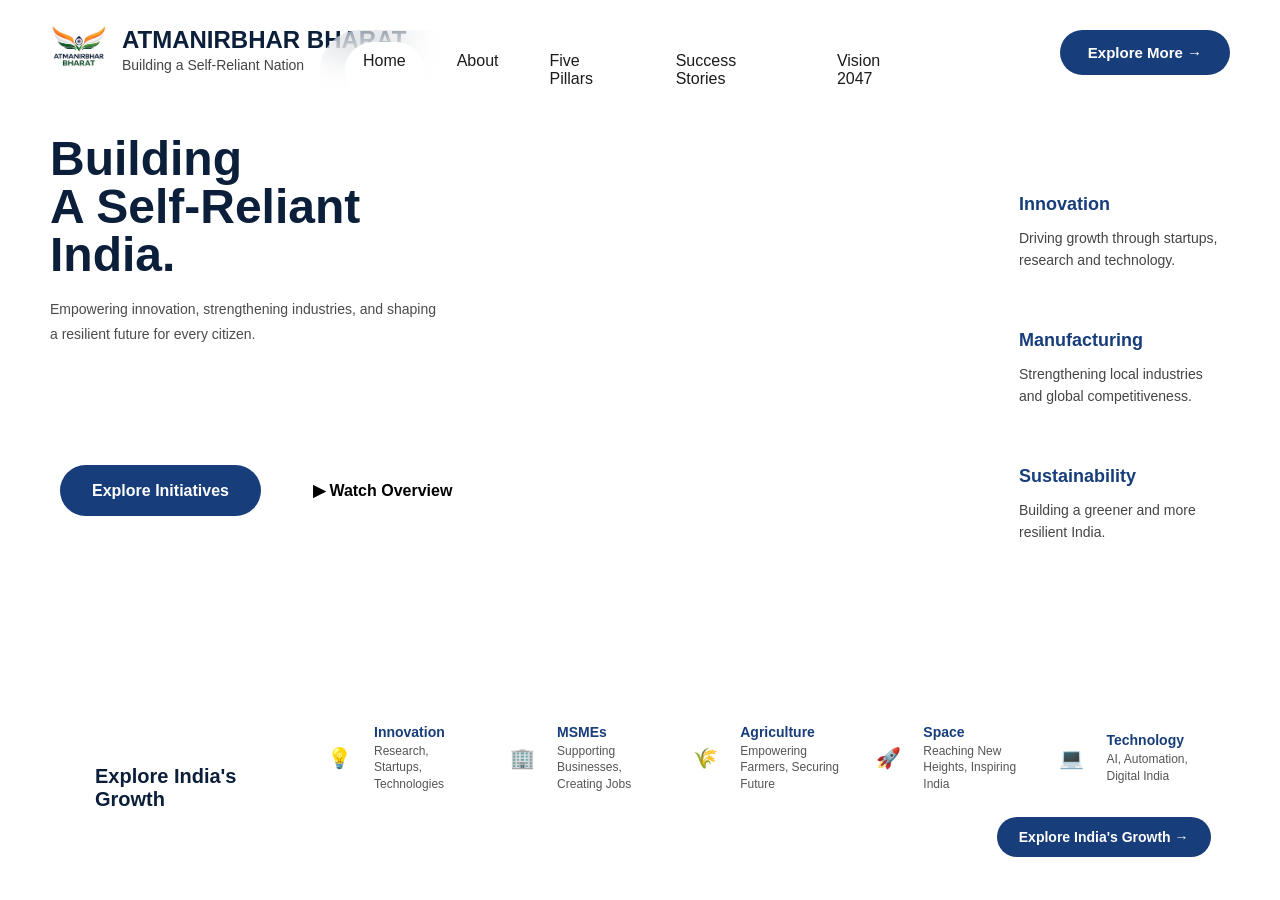
<file: index.html>
<!DOCTYPE html>
<html lang="en">
<head>
     <meta charset="UTF-8">
     <meta name="viewport" content="width=device-width, initial-scale=1.0">
     <title>Atmanirbhar Bharat</title>

     <link rel="stylesheet" href="css/style.css">
</head>

<body>

     <section class="hero">

         <div class="logo">

             <img src="images/logo.png" alt="Atmanirbhar Bharat Logo">

         <div class="logo-text">
              <h1>ATMANIRBHAR BHARAT</h1>
             <p>Building a Self-Reliant Nation</p>
         </div>

         </div>

         <nav class="navbar">

             <a href="index.html" class="active">Home</a>
             <a href="about.html">About</a>
             <a href="five-pillars.html">Five Pillars</a>
             <a href="success-stories.html">Success Stories</a>
             <a href="vision-2047.html">Vision 2047</a>

         </nav>

         <button class="explore-btn">
             Explore More →
         </button>

         <div class="hero-content">

         <h1>
             Building<br>
             A Self-Reliant<br>
             India.
         </h1>

         <p>
             Empowering innovation, strengthening industries,
             and shaping a resilient future for every citizen.
         </p>

         </div>

         <div class="hero-buttons">

         <button class="primary-btn">
              Explore Initiatives
         </button>

         <button class="secondary-btn">
             ▶ Watch Overview
         </button>

         </div>

         <div class="feature-cards">

             <article class="card">
                 <h3>Innovation</h3>
                 <p>Driving growth through startups, research and technology.</p>
             </article>

             <article class="card">
                 <h3>Manufacturing</h3>
                 <p>Strengthening local industries and global competitiveness.</p>
             </article>

             <article class="card">
                 <h3>Sustainability</h3>
                 <p>Building a greener and more resilient India.</p>
             </article>

         </div>

               <!-- Bottom Glass Panel -->

         <div class="bottom-panel">

             <h2>Explore India's Growth</h2>

          <div class="panel-container">

          <div class="panel-item">
            <div class="icon">💡</div>
            <div>
                <h3>Innovation</h3>
                <p>Research, Startups, Technologies</p>
            </div>
         </div>

         <div class="panel-item">
            <div class="icon">🏢</div>
            <div>
                <h3>MSMEs</h3>
                <p>Supporting Businesses, Creating Jobs</p>
            </div>
         </div>

         <div class="panel-item">
            <div class="icon">🌾</div>
            <div>
                <h3>Agriculture</h3>
                <p>Empowering Farmers, Securing Future</p>
            </div>
         </div>

         <div class="panel-item">
            <div class="icon">🚀</div>
            <div>
                <h3>Space</h3>
                <p>Reaching New Heights, Inspiring India</p>
            </div>
         </div>

         <div class="panel-item">
            <div class="icon">💻</div>
            <div>
                <h3>Technology</h3>
                <p>AI, Automation, Digital India</p>
            </div>
         </div>

         <button class="growth-btn">
            Explore India's Growth →
         </button>

         </div>

         </div>

    
        

     </section>

</body>
</html>
</file>
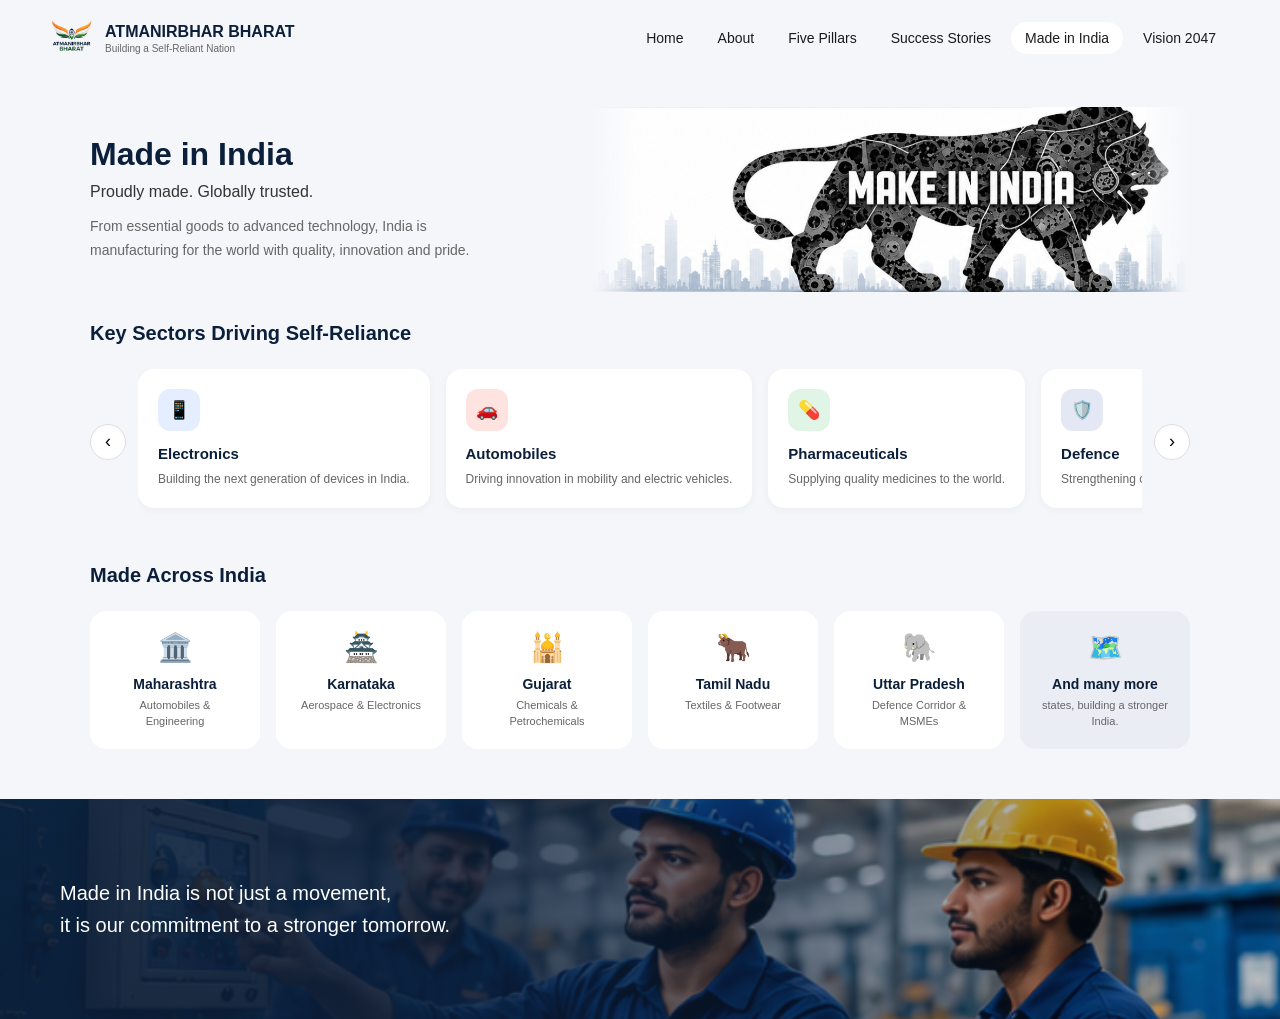
<file: made-in-india.html>
<!DOCTYPE html>
<html lang="en">
<head>
    <meta charset="UTF-8">
    <meta name="viewport" content="width=device-width, initial-scale=1.0">
    <title>Made in India - Atmanirbhar Bharat</title>
    <link rel="stylesheet" href="css/made.css">
</head>
<body>

    <header class="top-bar">

        <div class="logo">
            <img src="images/logo.png" alt="Atmanirbhar Bharat Logo">
            <div class="logo-text">
                <h1>ATMANIRBHAR BHARAT</h1>
                <p>Building a Self-Reliant Nation</p>
            </div>
        </div>

        <nav class="navbar">
            <a href="index.html">Home</a>
            <a href="about.html">About</a>
            <a href="pillars.html">Five Pillars</a>
            <a href="success.html">Success Stories</a>
            <a href="made-in-india.html" class="active">Made in India</a>
            <a href="vision2047.html">Vision 2047</a>
        </nav>

    </header>

    <section class="made-hero">

        <div class="made-hero-text">
            <h2>Made in India</h2>
            <p class="tagline">Proudly made. Globally trusted.</p>
            <p class="desc">
                From essential goods to advanced technology, India is
                manufacturing for the world with quality, innovation and pride.
            </p>
        </div>

        <div class="made-hero-image">
            <img src="images/made-in-india-hero.jpg" alt="Make in India">
        </div>

    </section>

    <section class="sectors-section">

        <h2>Key Sectors Driving Self-Reliance</h2>

        <div class="sectors-wrapper">

            <button class="scroll-btn left" id="scrollLeft">‹</button>

            <div class="sectors-track" id="sectorsTrack">

                <article class="sector-card">
                    <div class="sector-icon blue">📱</div>
                    <h3>Electronics</h3>
                    <p>Building the next generation of devices in India.</p>
                </article>

                <article class="sector-card">
                    <div class="sector-icon red">🚗</div>
                    <h3>Automobiles</h3>
                    <p>Driving innovation in mobility and electric vehicles.</p>
                </article>

                <article class="sector-card">
                    <div class="sector-icon green">💊</div>
                    <h3>Pharmaceuticals</h3>
                    <p>Supplying quality medicines to the world.</p>
                </article>

                <article class="sector-card">
                    <div class="sector-icon navy">🛡️</div>
                    <h3>Defence</h3>
                    <p>Strengthening our armed forces with indigenous power.</p>
                </article>

                <article class="sector-card">
                    <div class="sector-icon orange">🧵</div>
                    <h3>Textiles</h3>
                    <p>From tradition to global fashion leadership.</p>
                </article>

                <article class="sector-card">
                    <div class="sector-icon teal">⚡</div>
                    <h3>Renewable Energy</h3>
                    <p>Powering India's future with clean energy.</p>
                </article>

            </div>

            <button class="scroll-btn right" id="scrollRight">›</button>

        </div>

    </section>

    <section class="states-section">

        <h2>Made Across India</h2>

        <div class="states-grid">

            <article class="state-card">
                <div class="state-icon">🏛️</div>
                <h3>Maharashtra</h3>
                <p>Automobiles & Engineering</p>
            </article>

            <article class="state-card">
                <div class="state-icon">🏯</div>
                <h3>Karnataka</h3>
                <p>Aerospace & Electronics</p>
            </article>

            <article class="state-card">
                <div class="state-icon">🕌</div>
                <h3>Gujarat</h3>
                <p>Chemicals & Petrochemicals</p>
            </article>

            <article class="state-card">
                <div class="state-icon">🐂</div>
                <h3>Tamil Nadu</h3>
                <p>Textiles & Footwear</p>
            </article>

            <article class="state-card">
                <div class="state-icon">🐘</div>
                <h3>Uttar Pradesh</h3>
                <p>Defence Corridor & MSMEs</p>
            </article>

            <article class="state-card more-card">
                <div class="state-icon">🗺️</div>
                <h3>And many more</h3>
                <p>states, building a stronger India.</p>
            </article>

        </div>

    </section>

    <section class="made-banner">
        <div class="made-banner-overlay">
            <p>
                Made in India is not just a movement,<br>
                it is our commitment to a stronger tomorrow.
            </p>
        </div>
        <img src="images/made-in-india-banner.jpg" alt="Workers in India">
    </section>

    <script src="js/made.js"></script>

</body>
</html>
</file>
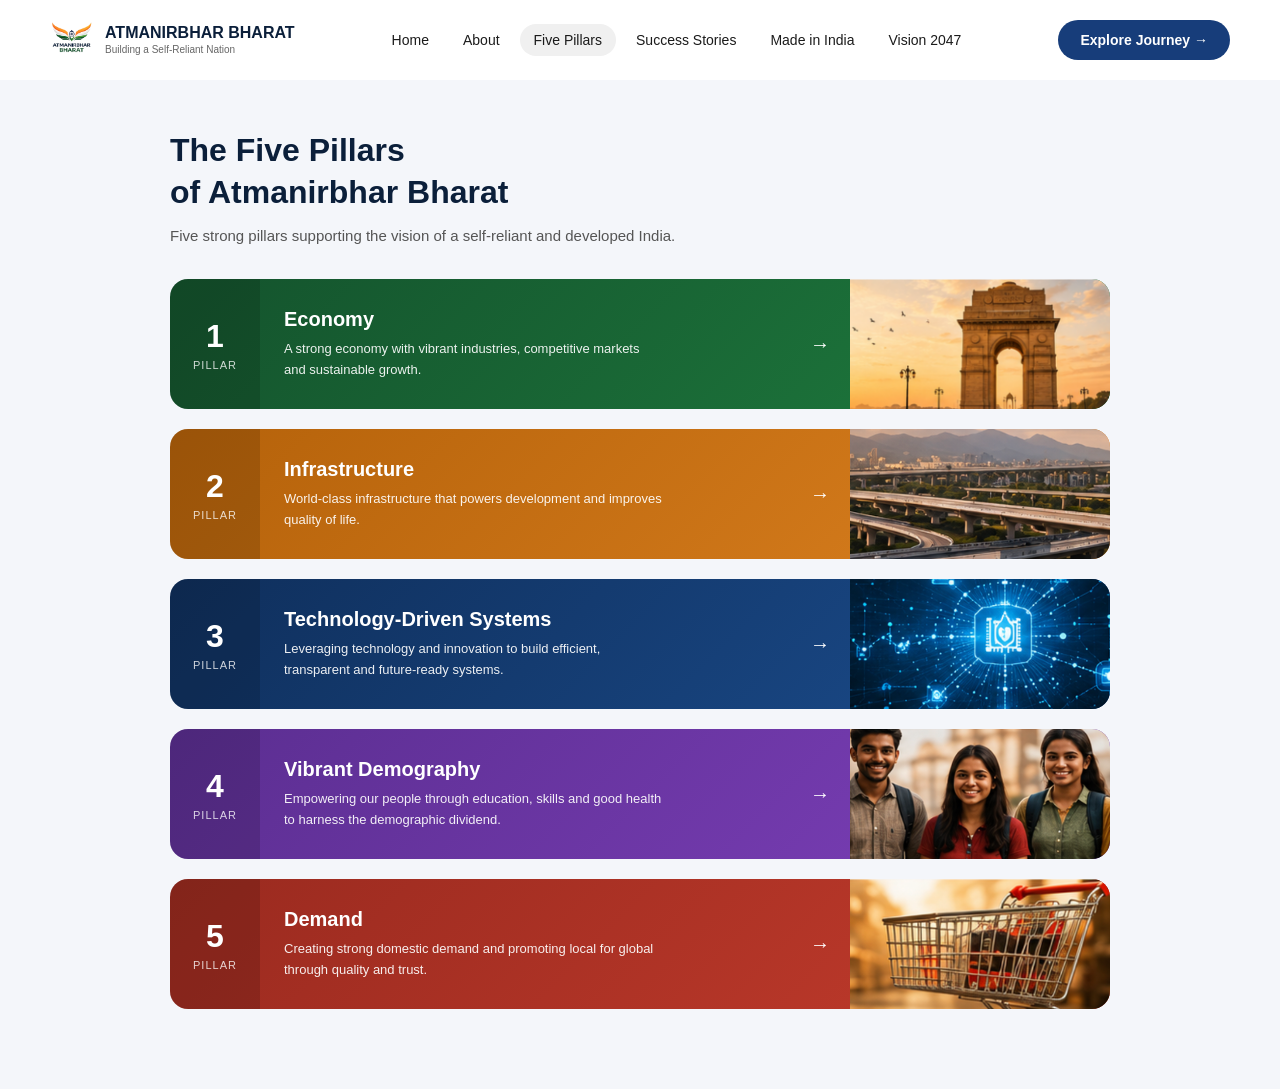
<file: pillars.html>
<!DOCTYPE html>
<html lang="en">
<head>
    <meta charset="UTF-8">
    <meta name="viewport" content="width=device-width, initial-scale=1.0">
    <title>Five Pillars - Atmanirbhar Bharat</title>
    <link rel="stylesheet" href="css/pillars.css">
</head>
<body>

    <header class="top-bar">

        <div class="logo">
            <img src="images/logo.png" alt="Atmanirbhar Bharat Logo">
            <div class="logo-text">
                <h1>ATMANIRBHAR BHARAT</h1>
                <p>Building a Self-Reliant Nation</p>
            </div>
        </div>

        <nav class="navbar">
            <a href="index.html">Home</a>
            <a href="about.html">About</a>
            <a href="pillars.html" class="active">Five Pillars</a>
            <a href="success.html">Success Stories</a>
            <a href="made-in-india.html">Made in India</a>
            <a href="vision2047.html">Vision 2047</a>
        </nav>

        <button class="journey-btn">Explore Journey →</button>

    </header>

    <section class="pillars-page">

        <div class="pillars-heading">
            <h2>The Five Pillars<br>of Atmanirbhar Bharat</h2>
            <p>Five strong pillars supporting the vision of a self-reliant and developed India.</p>
        </div>

        <div class="pillars-list">

            <article class="pillar-card economy">
                <div class="pillar-badge">
                    <span class="num">1</span>
                    <span class="tag">Pillar</span>
                </div>
                <div class="pillar-text">
                    <h3>Economy</h3>
                    <p>A strong economy with vibrant industries, competitive markets and sustainable growth.</p>
                </div>
                <span class="pillar-arrow">→</span>
                <div class="pillar-image">
                    <img src="images/pillar-economy.jpg" alt="Economy">
                </div>
            </article>

            <article class="pillar-card infrastructure">
                <div class="pillar-badge">
                    <span class="num">2</span>
                    <span class="tag">Pillar</span>
                </div>
                <div class="pillar-text">
                    <h3>Infrastructure</h3>
                    <p>World-class infrastructure that powers development and improves quality of life.</p>
                </div>
                <span class="pillar-arrow">→</span>
                <div class="pillar-image">
                    <img src="images/pillar-infrastructure.jpg" alt="Infrastructure">
                </div>
            </article>

            <article class="pillar-card technology">
                <div class="pillar-badge">
                    <span class="num">3</span>
                    <span class="tag">Pillar</span>
                </div>
                <div class="pillar-text">
                    <h3>Technology-Driven Systems</h3>
                    <p>Leveraging technology and innovation to build efficient, transparent and future-ready systems.</p>
                </div>
                <span class="pillar-arrow">→</span>
                <div class="pillar-image">
                    <img src="images/pillar-technology.jpg" alt="Technology-Driven Systems">
                </div>
            </article>

            <article class="pillar-card demography">
                <div class="pillar-badge">
                    <span class="num">4</span>
                    <span class="tag">Pillar</span>
                </div>
                <div class="pillar-text">
                    <h3>Vibrant Demography</h3>
                    <p>Empowering our people through education, skills and good health to harness the demographic dividend.</p>
                </div>
                <span class="pillar-arrow">→</span>
                <div class="pillar-image">
                    <img src="images/pillar-demography.jpg" alt="Vibrant Demography">
                </div>
            </article>

            <article class="pillar-card demand">
                <div class="pillar-badge">
                    <span class="num">5</span>
                    <span class="tag">Pillar</span>
                </div>
                <div class="pillar-text">
                    <h3>Demand</h3>
                    <p>Creating strong domestic demand and promoting local for global through quality and trust.</p>
                </div>
                <span class="pillar-arrow">→</span>
                <div class="pillar-image">
                    <img src="images/pillar-demand.jpg" alt="Demand">
                </div>
            </article>

        </div>

    </section>

</body>
</html>
</file>
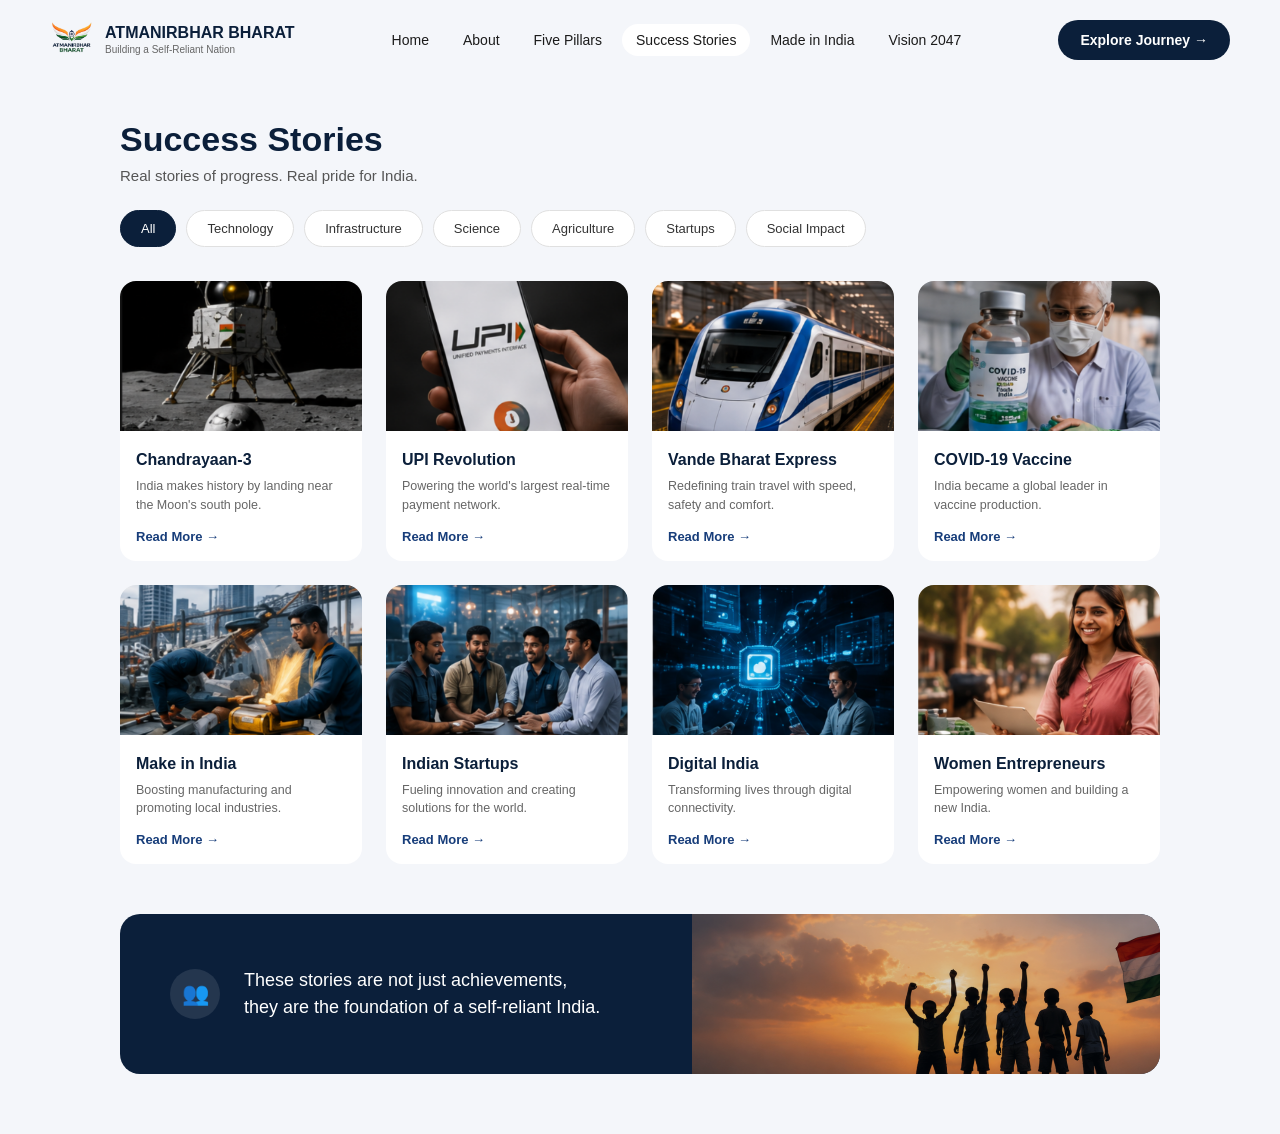
<file: success.html>
<!DOCTYPE html>
<html lang="en">
<head>
    <meta charset="UTF-8">
    <meta name="viewport" content="width=device-width, initial-scale=1.0">
    <title>Success Stories - Atmanirbhar Bharat</title>
    <link rel="stylesheet" href="css/success.css">
</head>
<body>

    <header class="top-bar">

        <div class="logo">
            <img src="images/logo.png" alt="Atmanirbhar Bharat Logo">
            <div class="logo-text">
                <h1>ATMANIRBHAR BHARAT</h1>
                <p>Building a Self-Reliant Nation</p>
            </div>
        </div>

        <nav class="navbar">
            <a href="index.html">Home</a>
            <a href="about.html">About</a>
            <a href="pillars.html">Five Pillars</a>
            <a href="success.html" class="active">Success Stories</a>
            <a href="made-in-india.html">Made in India</a>
            <a href="vision2047.html">Vision 2047</a>
        </nav>

        <button class="journey-btn">Explore Journey →</button>

    </header>

    <section class="success-page">

        <div class="success-heading">
            <h2>Success Stories</h2>
            <p>Real stories of progress. Real pride for India.</p>
        </div>

        <div class="filter-tabs">
            <button class="filter-btn active" data-filter="all">All</button>
            <button class="filter-btn" data-filter="technology">Technology</button>
            <button class="filter-btn" data-filter="infrastructure">Infrastructure</button>
            <button class="filter-btn" data-filter="science">Science</button>
            <button class="filter-btn" data-filter="agriculture">Agriculture</button>
            <button class="filter-btn" data-filter="startups">Startups</button>
            <button class="filter-btn" data-filter="social">Social Impact</button>
        </div>

        <div class="story-grid">

            <article class="story-card" data-category="science">
                <img src="images/chandrayaan.jpg" alt="Chandrayaan-3">
                <div class="story-body">
                    <h3>Chandrayaan-3</h3>
                    <p>India makes history by landing near the Moon's south pole.</p>
                    <a href="#" class="read-more">Read More →</a>
                </div>
            </article>

            <article class="story-card" data-category="technology">
                <img src="images/upi.jpg" alt="UPI Revolution">
                <div class="story-body">
                    <h3>UPI Revolution</h3>
                    <p>Powering the world's largest real-time payment network.</p>
                    <a href="#" class="read-more">Read More →</a>
                </div>
            </article>

            <article class="story-card" data-category="infrastructure">
                <img src="images/vande-bharat.jpg" alt="Vande Bharat Express">
                <div class="story-body">
                    <h3>Vande Bharat Express</h3>
                    <p>Redefining train travel with speed, safety and comfort.</p>
                    <a href="#" class="read-more">Read More →</a>
                </div>
            </article>

            <article class="story-card" data-category="science">
                <img src="images/covid-vaccine.jpg" alt="COVID-19 Vaccine">
                <div class="story-body">
                    <h3>COVID-19 Vaccine</h3>
                    <p>India became a global leader in vaccine production.</p>
                    <a href="#" class="read-more">Read More →</a>
                </div>
            </article>

            <article class="story-card" data-category="infrastructure">
                <img src="images/make-in-india.jpg" alt="Make in India">
                <div class="story-body">
                    <h3>Make in India</h3>
                    <p>Boosting manufacturing and promoting local industries.</p>
                    <a href="#" class="read-more">Read More →</a>
                </div>
            </article>

            <article class="story-card" data-category="startups">
                <img src="images/indian-startups.jpg" alt="Indian Startups">
                <div class="story-body">
                    <h3>Indian Startups</h3>
                    <p>Fueling innovation and creating solutions for the world.</p>
                    <a href="#" class="read-more">Read More →</a>
                </div>
            </article>

            <article class="story-card" data-category="technology">
                <img src="images/digital-india.jpg" alt="Digital India">
                <div class="story-body">
                    <h3>Digital India</h3>
                    <p>Transforming lives through digital connectivity.</p>
                    <a href="#" class="read-more">Read More →</a>
                </div>
            </article>

            <article class="story-card" data-category="social">
                <img src="images/women-entrepreneurs.jpg" alt="Women Entrepreneurs">
                <div class="story-body">
                    <h3>Women Entrepreneurs</h3>
                    <p>Empowering women and building a new India.</p>
                    <a href="#" class="read-more">Read More →</a>
                </div>
            </article>

        </div>

        <div class="success-banner">
            <div class="banner-icon">👥</div>
            <p>
                These stories are not just achievements,<br>
                they are the foundation of a self-reliant India.
            </p>
            <img src="images/success-banner.jpg" alt="Children celebrating">
        </div>

    </section>

    <script src="js/success.js"></script>

</body>
</html>
</file>
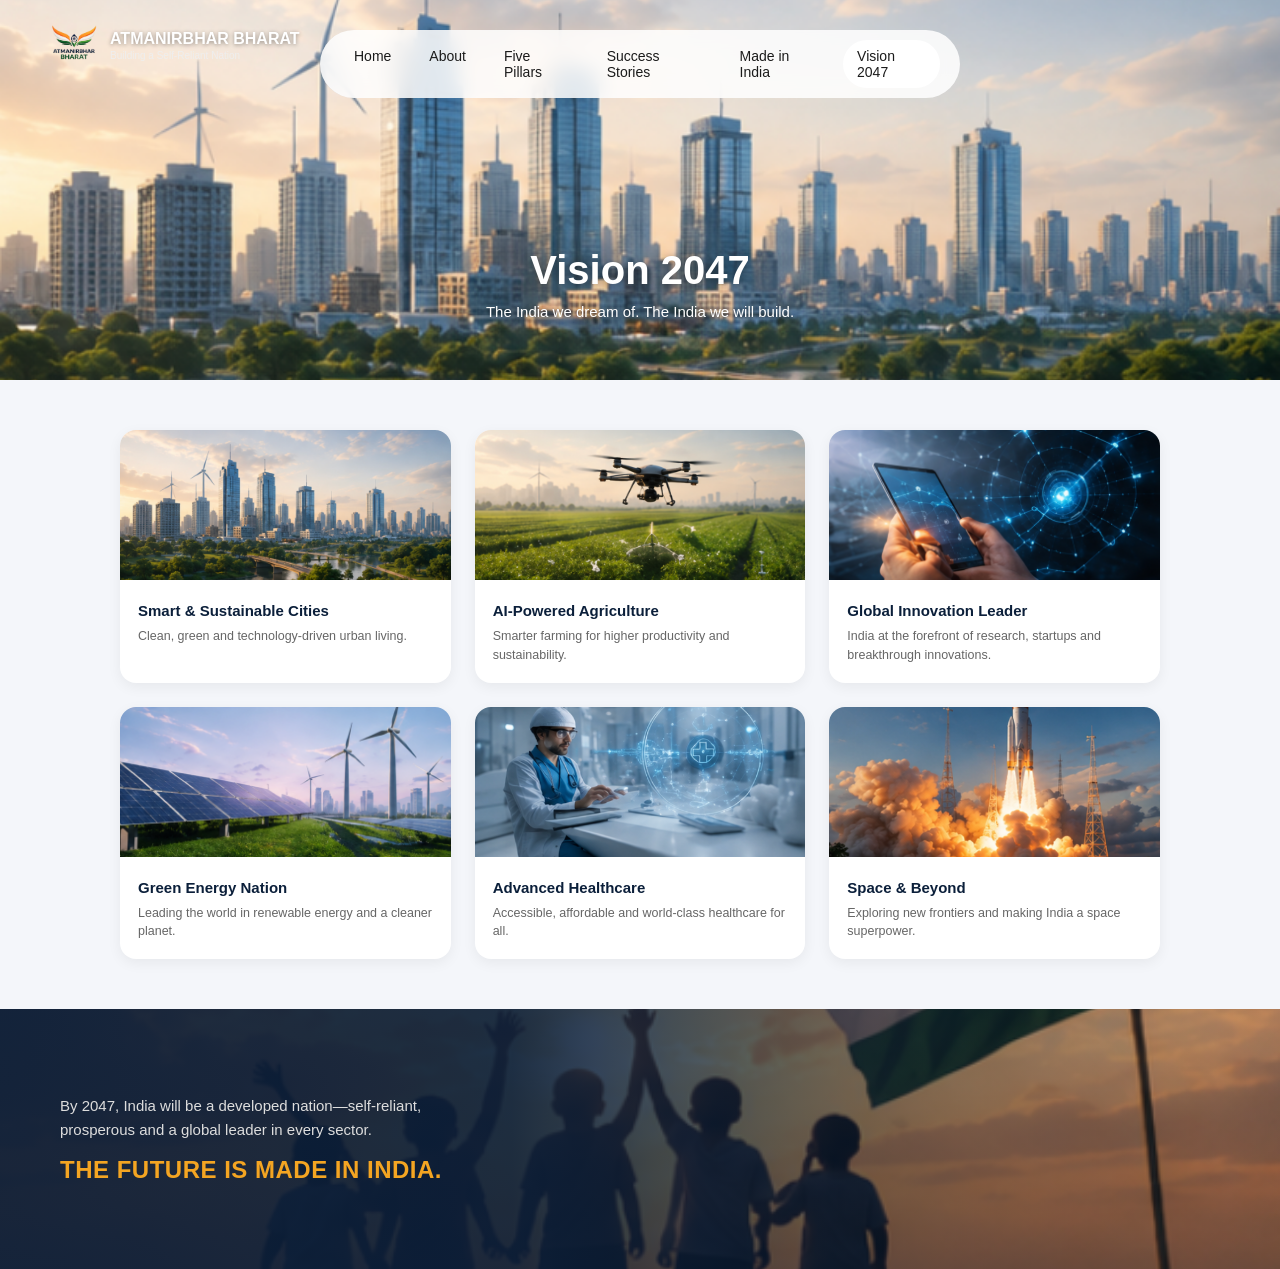
<file: vision2047.html>
<!DOCTYPE html>
<html lang="en">
<head>
    <meta charset="UTF-8">
    <meta name="viewport" content="width=device-width, initial-scale=1.0">
    <title>Vision 2047 - Atmanirbhar Bharat</title>
    <link rel="stylesheet" href="css/vision.css">
</head>
<body>

    <section class="vision-hero">

        <div class="logo">
            <img src="images/logo.png" alt="Atmanirbhar Bharat Logo">
            <div class="logo-text">
                <h1>ATMANIRBHAR BHARAT</h1>
                <p>Building a Self-Reliant Nation</p>
            </div>
        </div>

        <nav class="navbar">
            <a href="index.html">Home</a>
            <a href="about.html">About</a>
            <a href="pillars.html">Five Pillars</a>
            <a href="success.html">Success Stories</a>
            <a href="made-in-india.html">Made in India</a>
            <a href="vision2047.html" class="active">Vision 2047</a>
        </nav>

        <div class="vision-hero-text">
            <h2>Vision 2047</h2>
            <p>The India we dream of. The India we will build.</p>
        </div>

    </section>

    <section class="vision-cards-section">

        <div class="vision-grid">

            <article class="vision-card">
                <img src="images/smart-cities.jpg" alt="Smart & Sustainable Cities">
                <div class="vision-card-body">
                    <h3>Smart & Sustainable Cities</h3>
                    <p>Clean, green and technology-driven urban living.</p>
                </div>
            </article>

            <article class="vision-card">
                <img src="images/ai-agriculture.jpg" alt="AI-Powered Agriculture">
                <div class="vision-card-body">
                    <h3>AI-Powered Agriculture</h3>
                    <p>Smarter farming for higher productivity and sustainability.</p>
                </div>
            </article>

            <article class="vision-card">
                <img src="images/innovation-leader.jpg" alt="Global Innovation Leader">
                <div class="vision-card-body">
                    <h3>Global Innovation Leader</h3>
                    <p>India at the forefront of research, startups and breakthrough innovations.</p>
                </div>
            </article>

            <article class="vision-card">
                <img src="images/green-energy.jpg" alt="Green Energy Nation">
                <div class="vision-card-body">
                    <h3>Green Energy Nation</h3>
                    <p>Leading the world in renewable energy and a cleaner planet.</p>
                </div>
            </article>

            <article class="vision-card">
                <img src="images/healthcare.jpg" alt="Advanced Healthcare">
                <div class="vision-card-body">
                    <h3>Advanced Healthcare</h3>
                    <p>Accessible, affordable and world-class healthcare for all.</p>
                </div>
            </article>

            <article class="vision-card">
                <img src="images/space.jpg" alt="Space & Beyond">
                <div class="vision-card-body">
                    <h3>Space & Beyond</h3>
                    <p>Exploring new frontiers and making India a space superpower.</p>
                </div>
            </article>

        </div>

    </section>

    <section class="vision-banner">
        <img src="images/vision-banner.jpg" alt="Children celebrating with flag">
        <div class="vision-banner-overlay">
            <p>
                By 2047, India will be a developed nation—self-reliant,
                prosperous and a global leader in every sector.
            </p>
            <h2>THE FUTURE IS MADE IN INDIA.</h2>
        </div>
    </section>

</body>
</html>
</file>
<file: css/style.css>
* {
    margin: 0;
    padding: 0;
    box-sizing: border-box;
}
html,
body {
    width: 100%;
    height: 100%;
    overflow: hidden;
}
.hero {
    width: 100%;
    height: 100vh;

    background-image: url("../images/hero-bg.png");
    background-size: cover;
    background-position: center;
    background-repeat: no-repeat;
}

.logo{
    display: flex;
    align-items: center;

    padding: 25px 50px;
}

.logo img{
    width: 60px;
    height: auto;
}

.logo-text{
    margin-left: 12px;
}

.logo-text h1{
    color: #0B1F3A;
    font-size: 24px;
    font-weight: 700;
}

.logo-text p{
    color: #444;
    font-size: 14px;
    margin-top: 3px;
}

.navbar{
    position: absolute;
    top: 30px;
    left: 50%;

    transform: translateX(-50%);

    display: flex;
    gap: 15px;

    background: rgba(255,255,255,0.35);

    backdrop-filter: blur(18px);

    padding: 12px 25px;

    border-radius: 50px;
}

.navbar a{
    text-decoration: none;
    color: #1B1B1B;
    font-weight: 500;
    padding: 10px 18px;
    border-radius: 30px;
    transition: 0.3s;
}

.navbar a:hover{
    background: white;
}

.active{
    background: white;
}

.explore-btn{
    position: absolute;
    top: 30px;
    right: 50px;

    background: #173D7A;
    color: white;

    border: none;
    border-radius: 40px;

    padding: 14px 28px;

    font-size: 15px;
    font-weight: 600;

    cursor: pointer;

    transition: 0.3s;
}

.explore-btn:hover{
    background: #0F2F60;
    transform: scale(1.05);
}

.hero-buttons{
    display: flex;
    gap: 20px;

    margin-top: 35px;
}

.primary-btn{

    background: #173D7A;
    color: white;

    border: none;

    padding: 16px 32px;

    border-radius: 40px;

    font-size: 16px;

    font-weight: 600;

    cursor: pointer;

    transition: 0.3s;
}

.primary-btn:hover{

    background: #0F2F60;

    transform: translateY(-3px);

}

.secondary-btn{

    background: rgba(255,255,255,0.45);

    backdrop-filter: blur(18px);

    border: none;

    padding: 16px 32px;

    border-radius: 40px;

    font-size: 16px;

    font-weight: 600;

    cursor: pointer;

    transition: 0.3s;
}

.secondary-btn:hover{

    background: white;

    transform: translateY(-3px);

}

.feature-cards{

    position: absolute;

    right: 40px;
    top: 175px;

    display: flex;
    flex-direction: column;

    gap: 20px;

}

.card{

    width: 240px;

    background: rgba(255,255,255,0.25);

    backdrop-filter: blur(18px);

    padding: 18px;

    border-radius: 25px;

    border: 1px solid rgba(255,255,255,0.3);

    transition: 0.3s;

}

.card:hover{

    transform: translateY(-8px);

}

.card h3{

    color: #173D7A;

    margin-bottom: 12px;

}

.card p{

    color: #444;

    line-height: 1.6;

}

/* ================= HERO CONTENT ================= */

.hero{
    position: relative;
    overflow: hidden;
    font-family: "Poppins", sans-serif;
}

.hero-content{

    position: absolute;

    left: 50px;
    top: 135px;
    width: 430px;

}

.hero-content h1{

    font-size: 48px;
    line-height: 1;
    font-weight: 700;

    color: #0B1F3A;

    margin-bottom: 18px;

}

.hero-content p{

    font-size: 14px;
    line-height: 1.8;

    color: #4b4b4b;

    width: 390px;

}



/* ================= BOTTOM PANEL ================= */


.bottom-panel{
    position: absolute;
    left: 5%;
    bottom: 18px;
    transform: translateX(-50%);
    width: 92%;
    max-width: 1400px;
    background: rgba(255,255,255,0.28);
    backdrop-filter: blur(22px);
    border-radius: 30px;
    border: 1px solid rgba(255,255,255,0.25);
    padding: 24px 30px;
    display: flex;
    align-items: center;
    gap: 40px;
}



.panel-left h2{

    font-size: 25px;

    color: #0B1F3A;

    line-height: 1.3;

}

.panel-right{

    display: flex;

    gap: 18px;
    width:55%;
}

.panel-card{

    width: 200px;

    background: rgba(255,255,255,.25);

    border-radius: 20px;

    padding: 14px;

    backdrop-filter: blur(18px);

    transition: .3s;

}

.panel-card:hover{

    transform: translateY(-8px);

}

.panel-icon{

    font-size: 28px;

    margin-bottom: 12px;

}

.panel-card h4{

    color: #173D7A;

    margin-bottom: 8px;

}

.panel-card p{

    font-size: 14px;

    color: #555;

    line-height: 1.5;

}
/* ================= BUTTON POSITION ================= */

.hero-buttons {
    position: absolute;
    left: 60px;
    top: 430px;
}


/* ================= BOTTOM PANEL BUTTON ================= */

.growth-btn {
    background: #173D7A;
    color: white;
    border: none;
    border-radius: 30px;
    padding: 12px 22px;
    font-size: 14px;
    font-weight: 600;
    cursor: pointer;
    transition: 0.3s;
}

.growth-btn:hover {
    background: #0F2F60;
    transform: translateY(-2px);
}


/* ================= CARD TEXT ================= */

.card h3 {
    font-size: 18px;
}

.card p {
    font-size: 14px;
}


/* ================= PANEL TAG ================= */

.panel-tag {
    font-size: 13px;
}


/* ================= SIMPLE ANIMATION ================= */

.hero-content,
.feature-cards,
.bottom-panel {
    animation: fadeUp 0.8s ease forwards;
}

@keyframes fadeUp {
    from {
        opacity: 0;
        transform: translateY(20px);
    }

    to {
        opacity: 1;
        transform: translateY(0);
    }
}


/* ================= BUTTON ANIMATION ================= */

.primary-btn,
.secondary-btn,
.explore-btn,
.growth-btn {
    transition: all 0.3s ease;
}


/* ================= RESPONSIVE ================= */

@media (max-width: 900px) {

    .navbar {
        display: none;
    }

    .feature-cards {
        display: none;
    }

    .hero-content {
        left: 35px;
        width: 80%;
    }

    .hero-buttons {
        left: 35px;
    }

    .bottom-panel {
        width: 90%;
    }

    .panel-right {
        display: none;
    }

}

.panel-container {
    display: grid;
    grid-template-columns: repeat(auto-fit, minmax(140px, 1fr));
    gap: 14px 20px;
    flex: 1;
    min-width: 0;
    margin-top: 0;
    align-items: center;
}
.growth-btn {
    grid-column: 1 / -1;
    justify-self: end;
    margin-top: 10px;
}

.panel-item {
    display: flex;
    align-items: center;
    gap: 10px;
    flex: 1;
    min-width: 140px;
}

.panel-item .icon {
    font-size: 20px;
    background: rgba(255,255,255,0.45);
    padding: 10px 12px;
    border-radius: 14px;
    flex-shrink: 0;
}

.panel-item h3 {
    color: #173D7A;
    font-size: 14px;
    margin-bottom: 3px;
}

.panel-item p {
    color: #555;
    font-size: 12px;
    line-height: 1.4;
}

.bottom-panel h2 {
    font-size: 20px;
    color: #0B1F3A;
    margin-bottom: 5px;
    flex-shrink: 0;
    width: 180px;
}
</file>
<file: css/made.css>
* {
    margin: 0;
    padding: 0;
    box-sizing: border-box;
}

body {
    font-family: "Poppins", sans-serif;
    background: #F4F6FA;
}

/* ============ TOP BAR ============ */

.top-bar {
    display: flex;
    align-items: center;
    justify-content: space-between;
    padding: 20px 50px;
    background: #F4F6FA;
}

.logo {
    display: flex;
    align-items: center;
}

.logo img {
    width: 45px;
    height: auto;
}

.logo-text {
    margin-left: 10px;
}

.logo-text h1 {
    color: #0B1F3A;
    font-size: 16px;
    font-weight: 700;
}

.logo-text p {
    color: #666;
    font-size: 10px;
    margin-top: 2px;
}

.navbar {
    display: flex;
    gap: 6px;
}

.navbar a {
    text-decoration: none;
    color: #1B1B1B;
    font-weight: 500;
    font-size: 14px;
    padding: 8px 14px;
    border-radius: 20px;
    transition: 0.3s;
}

.navbar a:hover,
.navbar a.active {
    background: white;
}

/* ============ HERO ============ */

.made-hero {
    display: flex;
    align-items: center;
    justify-content: space-between;
    gap: 30px;
    padding: 30px 50px 20px 50px;
    max-width: 1200px;
    margin: 0 auto;
}

.made-hero-text {
    max-width: 380px;
}

.made-hero-text h2 {
    font-size: 32px;
    color: #0B1F3A;
    margin-bottom: 10px;
}

.tagline {
    font-size: 16px;
    color: #333;
    font-weight: 500;
    margin-bottom: 14px;
}

.desc {
    font-size: 14px;
    color: #666;
    line-height: 1.7;
}

.made-hero-image {
    flex: 1;
    max-width: 600px;
}

.made-hero-image img {
    width: 100%;
    height: auto;
    display: block;
    -webkit-mask-image: linear-gradient(to right, transparent 0%, black 8%, black 92%, transparent 100%);
    mask-image: linear-gradient(to right, transparent 0%, black 8%, black 92%, transparent 100%);
}

/* ============ SECTORS ============ */

.sectors-section {
    max-width: 1200px;
    margin: 0 auto;
    padding: 10px 50px 30px 50px;
}

.sectors-section h2 {
    font-size: 20px;
    color: #0B1F3A;
    margin-bottom: 24px;
}

.sectors-wrapper {
    display: flex;
    align-items: center;
    gap: 12px;
}

.sectors-track {
    display: flex;
    gap: 16px;
    overflow-x: auto;
    scroll-behavior: smooth;
    padding-bottom: 6px;
}

.sectors-track::-webkit-scrollbar {
    display: none;
}

.sector-card {
    background: white;
    border-radius: 16px;
    padding: 20px;
    min-width: 160px;
    flex-shrink: 0;
    box-shadow: 0 2px 8px rgba(0,0,0,0.04);
}

.sector-icon {
    width: 42px;
    height: 42px;
    border-radius: 12px;
    display: flex;
    align-items: center;
    justify-content: center;
    font-size: 18px;
    margin-bottom: 14px;
}

.sector-icon.blue { background: #E4EEFF; }
.sector-icon.red { background: #FFE3E0; }
.sector-icon.green { background: #E1F5E6; }
.sector-icon.navy { background: #E4E8F5; }
.sector-icon.orange { background: #FFE9DA; }
.sector-icon.teal { background: #DFF6F5; }

.sector-card h3 {
    font-size: 15px;
    color: #0B1F3A;
    margin-bottom: 8px;
}

.sector-card p {
    font-size: 12px;
    color: #666;
    line-height: 1.5;
}

.scroll-btn {
    width: 36px;
    height: 36px;
    border-radius: 50%;
    border: 1px solid #ddd;
    background: white;
    font-size: 18px;
    cursor: pointer;
    flex-shrink: 0;
    transition: 0.25s;
}

.scroll-btn:hover {
    background: #0B1F3A;
    color: white;
}

/* ============ STATES ============ */

.states-section {
    max-width: 1200px;
    margin: 0 auto;
    padding: 20px 50px 50px 50px;
}

.states-section h2 {
    font-size: 20px;
    color: #0B1F3A;
    margin-bottom: 24px;
}

.states-grid {
    display: grid;
    grid-template-columns: repeat(6, 1fr);
    gap: 16px;
}

.state-card {
    background: white;
    border-radius: 16px;
    padding: 20px;
    text-align: center;
}

.more-card {
    background: #EAEDF3;
}

.state-icon {
    font-size: 28px;
    margin-bottom: 12px;
}

.state-card h3 {
    font-size: 14px;
    color: #0B1F3A;
    margin-bottom: 6px;
}

.state-card p {
    font-size: 11px;
    color: #666;
    line-height: 1.4;
}

/* ============ BANNER ============ */

.made-banner {
    position: relative;
    height: 220px;
    overflow: hidden;
}

.made-banner img {
    width: 100%;
    height: 100%;
    object-fit: cover;
}

.made-banner-overlay {
    position: absolute;
    top: 0;
    left: 0;
    width: 100%;
    height: 100%;
    background: linear-gradient(90deg, rgba(11,31,58,0.9) 30%, rgba(11,31,58,0.1));
    display: flex;
    align-items: center;
    padding-left: 60px;
}

.made-banner-overlay p {
    color: white;
    font-size: 20px;
    line-height: 1.6;
    max-width: 400px;
}

/* ============ RESPONSIVE ============ */

@media (max-width: 900px) {

    .navbar {
        display: none;
    }

    .made-hero {
        flex-direction: column;
        text-align: center;
    }

    .made-hero-text {
        max-width: 100%;
    }

    .states-grid {
        grid-template-columns: repeat(2, 1fr);
    }

    .made-banner-overlay {
        padding-left: 30px;
        background: rgba(11,31,58,0.75);
    }

}
</file>
<file: css/pillars.css>
* {
    margin: 0;
    padding: 0;
    box-sizing: border-box;
}

body {
    font-family: "Poppins", sans-serif;
    background: #F4F6FA;
}

/* ============ TOP BAR ============ */

.top-bar {
    display: flex;
    align-items: center;
    justify-content: space-between;
    padding: 20px 50px;
    background: white;
}

.logo {
    display: flex;
    align-items: center;
}

.logo img {
    width: 45px;
    height: auto;
}

.logo-text {
    margin-left: 10px;
}

.logo-text h1 {
    color: #0B1F3A;
    font-size: 16px;
    font-weight: 700;
}

.logo-text p {
    color: #666;
    font-size: 10px;
    margin-top: 2px;
}

.navbar {
    display: flex;
    gap: 6px;
}

.navbar a {
    text-decoration: none;
    color: #1B1B1B;
    font-weight: 500;
    font-size: 14px;
    padding: 8px 14px;
    border-radius: 20px;
    transition: 0.3s;
}

.navbar a:hover,
.navbar a.active {
    background: #F0F0F0;
}

.journey-btn {
    background: #173D7A;
    color: white;
    border: none;
    border-radius: 40px;
    padding: 12px 22px;
    font-size: 14px;
    font-weight: 600;
    cursor: pointer;
    transition: 0.3s;
}

.journey-btn:hover {
    background: #0F2F60;
    transform: scale(1.05);
}

/* ============ HEADING ============ */

.pillars-page {
    max-width: 1000px;
    margin: 0 auto;
    padding: 50px 30px 80px 30px;
}

.pillars-heading h2 {
    font-size: 32px;
    color: #0B1F3A;
    line-height: 1.3;
    margin-bottom: 14px;
}

.pillars-heading p {
    font-size: 15px;
    color: #555;
    margin-bottom: 35px;
}

/* ============ PILLAR CARDS ============ */

.pillars-list {
    display: flex;
    flex-direction: column;
    gap: 20px;
}

.pillar-card {
    display: flex;
    align-items: center;
    border-radius: 18px;
    overflow: hidden;
    height: 130px;
    color: white;
}

.pillar-badge {
    width: 90px;
    height: 100%;
    display: flex;
    flex-direction: column;
    align-items: center;
    justify-content: center;
    flex-shrink: 0;
    background: rgba(0,0,0,0.15);
}

.pillar-badge .num {
    font-size: 32px;
    font-weight: 700;
}

.pillar-badge .tag {
    font-size: 11px;
    text-transform: uppercase;
    letter-spacing: 1px;
    opacity: 0.8;
    margin-top: 4px;
}

.pillar-text {
    flex: 1;
    padding: 0 24px;
}

.pillar-text h3 {
    font-size: 20px;
    margin-bottom: 8px;
}

.pillar-text p {
    font-size: 13px;
    line-height: 1.6;
    opacity: 0.92;
    max-width: 380px;
}

.pillar-arrow {
    font-size: 20px;
    margin-right: 20px;
    flex-shrink: 0;
}

.pillar-image {
    width: 260px;
    height: 100%;
    flex-shrink: 0;
}

.pillar-image img {
    width: 100%;
    height: 100%;
    object-fit: cover;
}

/* ============ COLORS ============ */

.economy {
    background: linear-gradient(135deg, #14532D, #1E7A3D);
}

.infrastructure {
    background: linear-gradient(135deg, #B5620A, #D97F1F);
}

.technology {
    background: linear-gradient(135deg, #0F2F5C, #1B4C8C);
}

.demography {
    background: linear-gradient(135deg, #5B2E91, #7C3FB8);
}

.demand {
    background: linear-gradient(135deg, #9A2A1F, #C13B2C);
}

/* ============ RESPONSIVE ============ */

@media (max-width: 800px) {

    .navbar {
        display: none;
    }

    .pillar-card {
        flex-direction: column;
        height: auto;
        align-items: flex-start;
    }

    .pillar-badge {
        width: 100%;
        flex-direction: row;
        gap: 10px;
        padding: 12px 20px;
        height: auto;
    }

    .pillar-text {
        padding: 16px 20px;
    }

    .pillar-arrow {
        display: none;
    }

    .pillar-image {
        width: 100%;
        height: 160px;
    }

}
</file>
<file: css/success.css>
* {
    margin: 0;
    padding: 0;
    box-sizing: border-box;
}

body {
    font-family: "Poppins", sans-serif;
    background: #F4F6FA;
}

/* ============ TOP BAR ============ */

.top-bar {
    display: flex;
    align-items: center;
    justify-content: space-between;
    padding: 20px 50px;
    background: #F4F6FA;
}

.logo {
    display: flex;
    align-items: center;
}

.logo img {
    width: 45px;
    height: auto;
}

.logo-text {
    margin-left: 10px;
}

.logo-text h1 {
    color: #0B1F3A;
    font-size: 16px;
    font-weight: 700;
}

.logo-text p {
    color: #666;
    font-size: 10px;
    margin-top: 2px;
}

.navbar {
    display: flex;
    gap: 6px;
}

.navbar a {
    text-decoration: none;
    color: #1B1B1B;
    font-weight: 500;
    font-size: 14px;
    padding: 8px 14px;
    border-radius: 20px;
    transition: 0.3s;
}

.navbar a:hover,
.navbar a.active {
    background: white;
}

.journey-btn {
    background: #0B1F3A;
    color: white;
    border: none;
    border-radius: 40px;
    padding: 12px 22px;
    font-size: 14px;
    font-weight: 600;
    cursor: pointer;
    transition: 0.3s;
}

.journey-btn:hover {
    background: #173D7A;
    transform: scale(1.05);
}

/* ============ HEADING ============ */

.success-page {
    max-width: 1100px;
    margin: 0 auto;
    padding: 40px 30px 60px 30px;
}

.success-heading h2 {
    font-size: 34px;
    color: #0B1F3A;
    margin-bottom: 8px;
}

.success-heading p {
    font-size: 15px;
    color: #555;
    margin-bottom: 26px;
}

/* ============ FILTER TABS ============ */

.filter-tabs {
    display: flex;
    flex-wrap: wrap;
    gap: 10px;
    margin-bottom: 34px;
}

.filter-btn {
    background: white;
    border: 1px solid #E0E0E0;
    color: #333;
    padding: 10px 20px;
    border-radius: 30px;
    font-size: 13px;
    font-weight: 500;
    cursor: pointer;
    transition: 0.25s;
}

.filter-btn:hover {
    background: #EFEFEF;
}

.filter-btn.active {
    background: #0B1F3A;
    color: white;
    border-color: #0B1F3A;
}

/* ============ STORY GRID ============ */

.story-grid {
    display: grid;
    grid-template-columns: repeat(4, 1fr);
    gap: 24px;
    margin-bottom: 50px;
}

.story-card {
    background: white;
    border-radius: 16px;
    overflow: hidden;
    transition: 0.3s;
}

.story-card:hover {
    transform: translateY(-6px);
    box-shadow: 0 12px 24px rgba(0,0,0,0.08);
}

.story-card img {
    width: 100%;
    height: 150px;
    object-fit: cover;
}

.story-body {
    padding: 16px;
}

.story-body h3 {
    font-size: 16px;
    color: #0B1F3A;
    margin-bottom: 8px;
}

.story-body p {
    font-size: 12.5px;
    color: #666;
    line-height: 1.5;
    margin-bottom: 12px;
}

.read-more {
    font-size: 13px;
    font-weight: 600;
    color: #173D7A;
    text-decoration: none;
}

.story-card.hidden {
    display: none;
}

/* ============ BANNER ============ */

.success-banner {
    position: relative;
    background: #0B1F3A;
    border-radius: 20px;
    padding: 40px 50px;
    overflow: hidden;
    min-height: 160px;
    display: flex;
    align-items: center;
}

.banner-icon {
    width: 50px;
    height: 50px;
    background: rgba(255,255,255,0.1);
    border-radius: 50%;
    display: flex;
    align-items: center;
    justify-content: center;
    font-size: 22px;
    margin-right: 24px;
    flex-shrink: 0;
}

.success-banner p {
    color: white;
    font-size: 18px;
    line-height: 1.5;
    max-width: 420px;
    z-index: 1;
}

.success-banner img {
    position: absolute;
    right: 0;
    top: 0;
    height: 100%;
    width: 45%;
    object-fit: cover;
    opacity: 0.85;
}

/* ============ RESPONSIVE ============ */

@media (max-width: 900px) {

    .navbar {
        display: none;
    }

    .story-grid {
        grid-template-columns: repeat(2, 1fr);
    }

    .success-banner {
        flex-direction: column;
        align-items: flex-start;
        text-align: left;
    }

    .success-banner img {
        position: static;
        width: 100%;
        height: 160px;
        margin-top: 20px;
    }

}

@media (max-width: 550px) {

    .story-grid {
        grid-template-columns: 1fr;
    }

}
</file>
<file: css/vision.css>
* {
    margin: 0;
    padding: 0;
    box-sizing: border-box;
}

body {
    font-family: "Poppins", sans-serif;
    background: #F4F6FA;
}

/* ============ HERO ============ */

.vision-hero {
    position: relative;
    height: 380px;
    background-image: url("../images/smart-cities.jpg");
    background-size: cover;
    background-position: center;
}

.logo {
    display: flex;
    align-items: center;
    padding: 25px 50px;
}

.logo img {
    width: 50px;
    height: auto;
}

.logo-text {
    margin-left: 10px;
}

.logo-text h1 {
    color: white;
    font-size: 16px;
    font-weight: 700;
    text-shadow: 0 1px 4px rgba(0,0,0,0.4);
}

.logo-text p {
    color: #eee;
    font-size: 10px;
    margin-top: 2px;
}

.navbar {
    position: absolute;
    top: 30px;
    left: 50%;
    transform: translateX(-50%);
    display: flex;
    gap: 10px;
    background: rgba(255,255,255,0.85);
    backdrop-filter: blur(10px);
    padding: 10px 20px;
    border-radius: 50px;
}

.navbar a {
    text-decoration: none;
    color: #1B1B1B;
    font-weight: 500;
    font-size: 14px;
    padding: 8px 14px;
    border-radius: 30px;
    transition: 0.3s;
}

.navbar a:hover,
.navbar a.active {
    background: white;
}

.vision-hero-text {
    position: absolute;
    bottom: 60px;
    left: 50%;
    transform: translateX(-50%);
    text-align: center;
}

.vision-hero-text h2 {
    color: white;
    font-size: 40px;
    font-weight: 700;
    text-shadow: 0 2px 8px rgba(0,0,0,0.4);
    margin-bottom: 10px;
}

.vision-hero-text p {
    color: white;
    font-size: 15px;
    text-shadow: 0 1px 6px rgba(0,0,0,0.4);
}

/* ============ CARDS ============ */

.vision-cards-section {
    max-width: 1100px;
    margin: 0 auto;
    padding: 50px 30px;
}

.vision-grid {
    display: grid;
    grid-template-columns: repeat(3, 1fr);
    gap: 24px;
}

.vision-card {
    background: white;
    border-radius: 16px;
    overflow: hidden;
    box-shadow: 0 4px 14px rgba(0,0,0,0.06);
    transition: 0.3s;
}

.vision-card:hover {
    transform: translateY(-6px);
}

.vision-card img {
    width: 100%;
    height: 150px;
    object-fit: cover;
}

.vision-card-body {
    padding: 18px;
}

.vision-card-body h3 {
    font-size: 15px;
    color: #0B1F3A;
    margin-bottom: 8px;
}

.vision-card-body p {
    font-size: 12.5px;
    color: #666;
    line-height: 1.5;
}

/* ============ BANNER ============ */

.vision-banner {
    position: relative;
    height: 260px;
    overflow: hidden;
}

.vision-banner img {
    width: 100%;
    height: 100%;
    object-fit: cover;
}

.vision-banner-overlay {
    position: absolute;
    top: 0;
    left: 0;
    width: 100%;
    height: 100%;
    background: linear-gradient(90deg, rgba(11,31,58,0.92) 40%, rgba(11,31,58,0.15));
    display: flex;
    flex-direction: column;
    justify-content: center;
    padding-left: 60px;
}

.vision-banner-overlay p {
    color: #ddd;
    font-size: 15px;
    line-height: 1.6;
    max-width: 380px;
    margin-bottom: 14px;
}

.vision-banner-overlay h2 {
    color: #F4A522;
    font-size: 24px;
    font-weight: 700;
    letter-spacing: 0.5px;
}

/* ============ RESPONSIVE ============ */

@media (max-width: 900px) {

    .navbar {
        display: none;
    }

    .vision-grid {
        grid-template-columns: 1fr;
    }

    .vision-banner-overlay {
        padding-left: 30px;
        background: rgba(11,31,58,0.8);
    }

}
</file>
